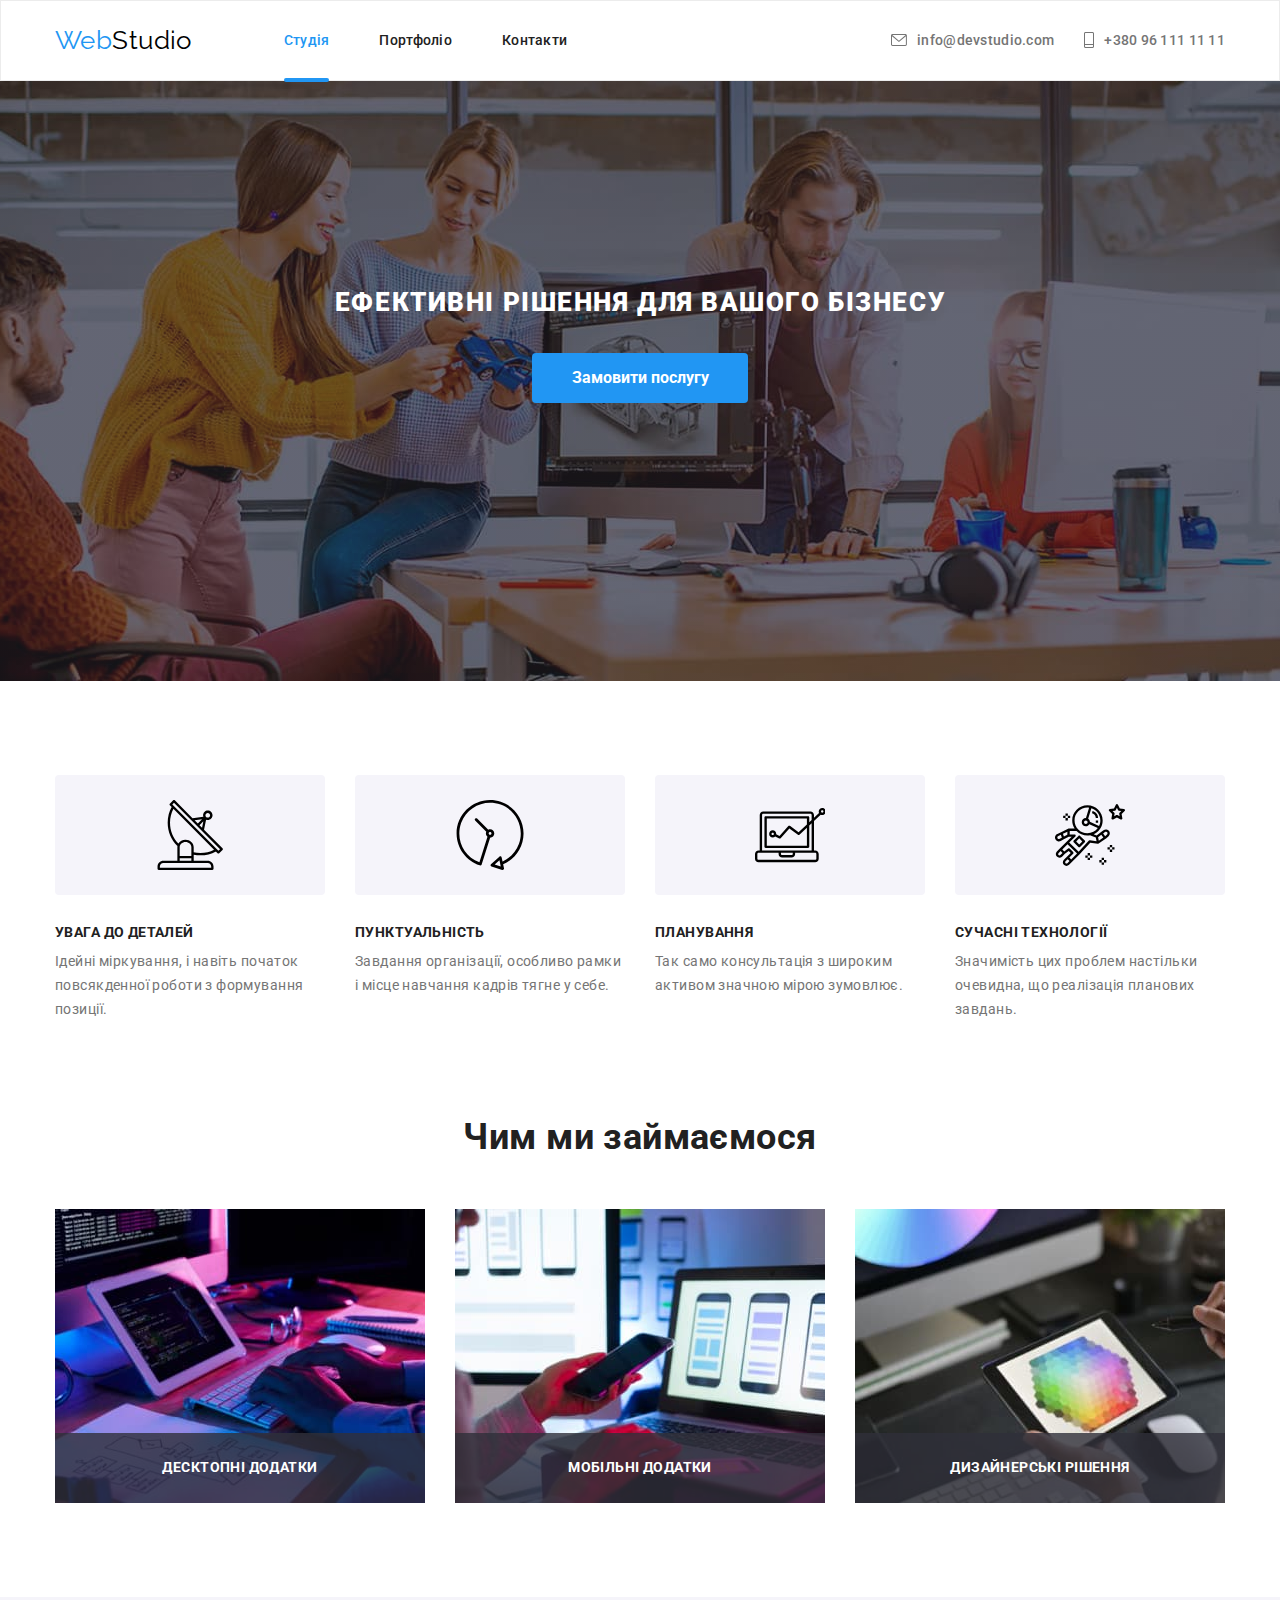
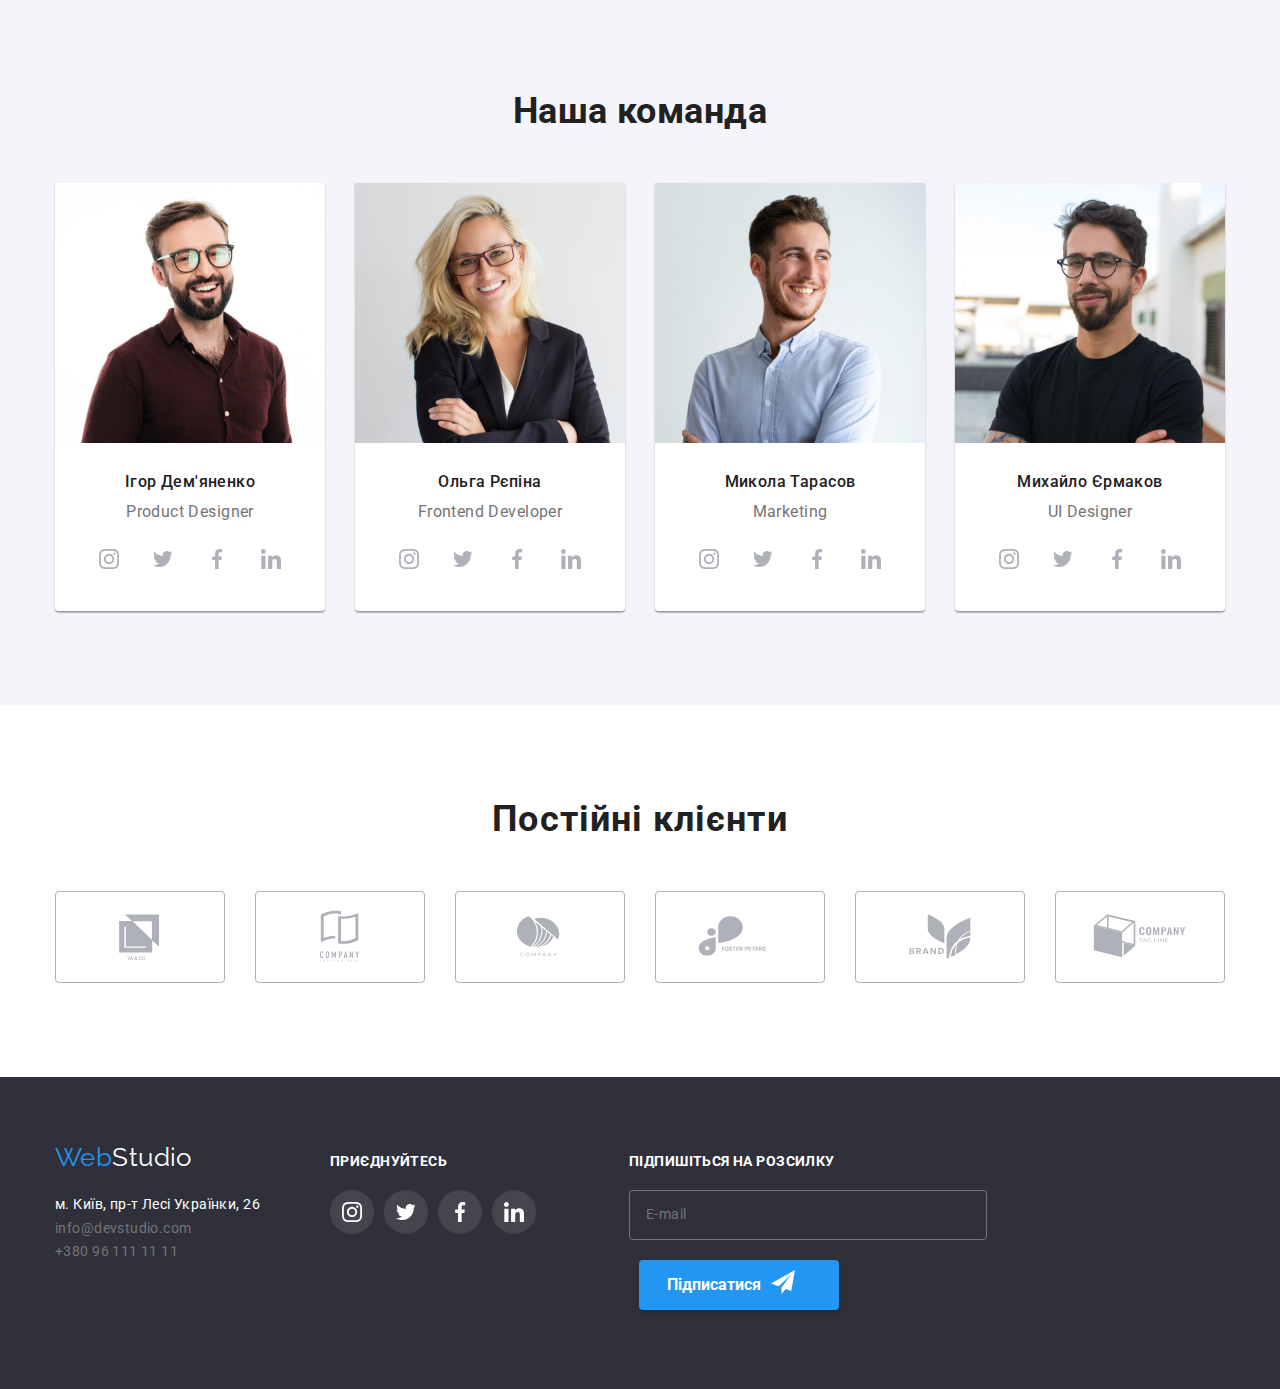
<file: index.html>
<!DOCTYPE html>
<html lang="uk">
  <head>
    <meta charset="UTF-8" />
    <meta http-equiv="X-UA-Compatible" content="IE=edge" />
    <meta name="viewport" content="width=device-width, initial-scale=1.0" />
    <title>WebStudio</title>
    <link rel="preconnect" href="https://fonts.googleapis.com" />
    <link rel="preconnect" href="https://fonts.gstatic.com" crossorigin />
    <link
      href="https://fonts.googleapis.com/css2?family=Raleway:wght@700&family=Roboto:wght@400;500;700;900&display=swap"
      rel="stylesheet"
    />
    <link
      rel="stylesheet"
      href="https://cdnjs.cloudflare.com/ajax/libs/modern-normalize/1.0.0/modern-normalize.min.css"
    />
    <link rel="stylesheet" href="./css/main.min.css" />
  </head>
  <body>

    <!-- Шапка сайту -->
    <header class="page-header header-link">
      <div class="container page-header__container">
        <a href="" class="logo logo--header">Web<span>Studio</span></a>

        <!-- Навігація -->
        <nav class="navigation">
          <ul class="navigation__list list">
            <li class="navigation__item">
              <a class="navigation__link navigation__link--current" href="./index.html">Студія</a>
            </li>
            <li class="navigation__item">
              <a class="navigation__link" href="./portfolio.html">Портфоліо</a>
            </li>
            <li class="navigation__item"><a class="navigation__link" href="#">Контакти</a></li>
          </ul>
        </nav>
        <ul class="contacts__list list">
          <li class="contacts__item">
            <a class="contacts__link header-mail" href="mailto:info@devstudio.com"
              ><svg class="contacts__icon" width="16" height="12">
                <use href="./images/symbol-defs.svg#icon-envelope-1"></use>
              </svg>
              info@devstudio.com</a
            >
          </li>
          <li class="contacts__item">
            <a class="contacts__link header-tel" href="tel:+380961111111"
              ><svg class="contacts__icon" width="10" height="16">
                <use href="./images/symbol-defs.svg#icon-tell"></use>
              </svg>
              +380 96 111 11 11</a
            >
          </li>
        </ul>


        <button class="toggle js-open-menu"
        aria-expanded="false"
        aria-controls="mobile-menu">
          <svg 
          width="40" 
          height="40" 
          aria-label="Перемикач мобільного меню" >
            <use href="./images/icons.svg#icon-menu"></use>
          </svg>
        </button>
      </div>

      <div class="menu-container js-menu-container" id="mobile-menu">
        <button class="menu-toggle js-close-menu">
          <svg 
          width="40" 
          height="40" 
          aria-label="Перемикач мобільного меню">
            <use href="./images/icons.svg#icon-menuclose"></use>
          </svg>
        </button>
        <div>
          <ul class="menu">
            <li class="menu__item">
              <a class="menu__link menu__link--current" href="./index.html">Студія</a>
            </li>
            <li class="menu__item">
              <a class="menu__link" href="./portfolio.html">Портфоліо</a>
            </li>
            <li class="menu__item">
              <a class="menu__link" href="">Контакти</a>
            </li>
          </ul>
        </div>
        <div class="menu menu--down">
          <a class="menu__tell" href="tel:+380961111111">
            +38 096 111 11 11</a>
          <a class="menu__mail" href="mailto:info@devstudio.com">info@devstudio.com</a>
          <ul class="social-menu">
            <li class="social-menu__item">Instagram</li>
            <li class="social-menu__item">Twitter</li>
            <li class="social-menu__item">Facebook</li>
            <li class="social-menu__item">LinkedIn</li>
          </ul>
        </div>
      </div>
    </header>

    <main>
      <!-- Герой -->
      <section class="hero">
        <div class="hero__wrap">
          <h1 class="hero__heading">Ефективні рішення для вашого бізнесу</h1>
          <button type="button" class="service" data-modal-open>Замовити послугу</button>
        </div>
      </section>

      <!-- Особливості -->
      <section class="section feature">
        <div class="container">
          <h2 class="feature__caption">Особливості</h2>
          <ul class="feature__list">
            <li class="feature__item">
              <div class="feature__box">
                <svg class="feature__icon" width="70" height="70">
                  <use href="./images/symbol-defs.svg#icon-antena"></use>
                </svg>
              </div>
              <h3 class="feature__title">УВАГА ДО ДЕТАЛЕЙ</h3>
              <p class="feature__text">
                Ідейні міркування, і навіть початок повсякденної роботи з
                формування позиції.
              </p>
            </li>
            <li class="feature__item">
              <div class="feature__box">
                <svg class="feature__icon" width="70" height="70">
                  <use href="./images/symbol-defs.svg#icon-clock"></use>
                </svg>
              </div>
              <h3 class="feature__title">ПУНКТУАЛЬНІСТЬ</h3>
              <p class="feature__text">
                Завдання організації, особливо рамки і місце навчання кадрів
                тягне у себе.
              </p>
            </li>
            <li class="feature__item">
              <div class="feature__box">
                <svg class="feature__icon" width="70" height="70">
                  <use href="./images/symbol-defs.svg#icon-netbook"></use>
                </svg>
              </div>
              <h3 class="feature__title">ПЛАНУВАННЯ</h3>
              <p class="feature__text">
                Так само консультація з широким активом значною мірою зумовлює.
              </p>
            </li>

            <li class="feature__item">
              <div class="feature__box">
                <svg class="feature__icon" width="70" height="70">
                  <use href="./images/symbol-defs.svg#icon-astronaut"></use>
                </svg>
              </div>
              <h3 class="feature__title">СУЧАСНІ ТЕХНОЛОГІЇ</h3>
              <p class="feature__text">
                Значимість цих проблем настільки очевидна, що реалізація
                планових завдань.
              </p>
            </li>
          </ul>
        </div>
      </section>

      <!-- Чим ми займаємося -->
      <section class="trade">
        <div class="container">
          <h2 class="trade__caption">Чим ми займаємося</h2>
          <ul class="trade__list list">
            <li class="trade__item">
              <img
                class="trade__img"
                srcset="./images/index/box1.jpg 1x, ./images/index/box1x2.jpg 2x" 
                src="./images/index/box1.jpg"
                alt="Розробка додатків"
                width="370"
              />
               <div class="trade__overlay">
                <h3 class="trade__title">Десктопні додатки</h3>
              </div>
              
                </li>
            </li>
            <li class="trade__item">
              <img
                class="trade__img"
                srcset="./images/index/box2.jpg 1x, ./images/index/box2x2.jpg 2x" 
                src="./images/index/box2.jpg"
                alt="Дизайнери розробляють додатки для смартфонів"
                width="370"
              />
              <div class="trade__overlay">
                <h3 class="trade__title">Мобільні додатки</h3>
              </div>
              
            </li>
            <li class="trade__item">
              <img
              class="trade__img"
              srcset="./images/index/box3.jpg 1x, ./images/index/box3x2.jpg 2x" 
              src="./images/index/box3.jpg"
              alt="Дизайнер працює над кольором"
              width="370"
            />
              <div class="trade__overlay">
                <h3 class="trade__title">Дизайнерські рішення</h3>
              </div>
              
            </li>
          </ul>
        </div>
      </section>

      <!-- Наша команда -->
      <section class="section section-staff">
        <div class="container">
          <h2 class="section-title">Наша команда</h2>

          <ul class="list staff staff-box">
            <li class="staff-img">
              <picture>
                <source srcset="./images/index/teamcard1mob.jpg 1x, ./images/index/teamcard1mobx2.jpg 2x" media="(max-width: 767px )" />
                <source srcset="./images/index/teamcard1.jpg 1x, ./images/index/teamcard1x2.jpg 2x" media="(min-width: 1199px )" />
                <source srcset="./images/index/teamcard1tab.jpg 1x, ./images/index/teamcard1tabx2.jpg 2x" media="(min-width: 768px )" />
              <img
                src="./images/index/teamcard1tab.jpg"
                alt="фото"
                width="450"
              />
              </picture>

              <div class="staff-text">
                <h3 class="subtitle">Ігор Дем'яненко</h3>
                <p class="profession" lang="en">Product Designer</p>
                <ul class="social-list">
                  <li class="social-items">
                    <a
                      href="#"
                      class="social-links"
                      target="_blank"
                      rel="nofollow"
                      aria-label="instagram"
                      ><svg class="social-icon" width="20" height="20">
                        <use
                          href="./images/symbol-defs.svg#icon-instagram"
                        ></use>
                      </svg>
                    </a>
                  </li>

                  <li class="social-items">
                    <a
                      href="#"
                      class="social-links"
                      target="_blank"
                      rel="nofollow"
                      aria-label="twitter"
                      ><svg class="social-icon" width="20" height="20">
                        <use href="./images/symbol-defs.svg#icon-twitter"></use>
                      </svg>
                    </a>
                  </li>

                  <li class="social-items">
                    <a
                      href="#"
                      class="social-links"
                      target="_blank"
                      rel="nofollow"
                      aria-label="facebook"
                      ><svg class="social-icon" width="20" height="20">
                        <use
                          href="./images/symbol-defs.svg#icon-facebook"
                        ></use>
                      </svg>
                    </a>
                  </li>

                  <li class="social-items">
                    <a
                      href="#"
                      class="social-links"
                      target="_blank"
                      rel="nofollow"
                      aria-label="linkedin"
                      ><svg class="social-icon" width="20" height="20">
                        <use
                          href="./images/symbol-defs.svg#icon-linkedin"
                        ></use>
                      </svg>
                    </a>
                  </li>
                </ul>
              </div>
            
            </li>
          
            <li class="staff-img">
              <picture>
                <source srcset="./images/index/teamcard2mob.jpg 1x, ./images/index/teamcard2mobx2.jpg 2x" media="(max-width: 767px )" />
                <source srcset="./images/index/teamcard2.jpg 1x, ./images/index/teamcard2x2.jpg 2x" media="(min-width: 1199px )" />
                <source srcset="./images/index/teamcard2tab.jpg 1x, ./images/index/teamcard2tabx2.jpg 2x" media="(min-width: 768px )" />
              <img
                src="./images/index/teamcard2tab.jpg"
                alt="фото"
                width="450"
              /></picture>
              <div class="staff-text">
                <h3 class="subtitle">Ольга Рєпіна</h3>
                <p class="profession" lang="en">Frontend Developer</p>
                <ul class="social-list">
                  <li class="social-items">
                    <a
                      href="#"
                      class="social-links"
                      target="_blank"
                      rel="nofollow"
                      aria-label="instagram"
                      ><svg class="social-icon" width="20" height="20">
                        <use
                          href="./images/symbol-defs.svg#icon-instagram"
                        ></use>
                      </svg>
                    </a>
                  </li>

                  <li class="social-items">
                    <a
                      href="#"
                      class="social-links"
                      target="_blank"
                      rel="nofollow"
                      aria-label="twitter"
                      ><svg class="social-icon" width="20" height="20">
                        <use href="./images/symbol-defs.svg#icon-twitter"></use>
                      </svg>
                    </a>
                  </li>

                  <li class="social-items">
                    <a
                      href="#"
                      class="social-links"
                      target="_blank"
                      rel="nofollow"
                      aria-label="facebook"
                      ><svg class="social-icon" width="20" height="20">
                        <use
                          href="./images/symbol-defs.svg#icon-facebook"
                        ></use>
                      </svg>
                    </a>
                  </li>

                  <li class="social-items">
                    <a
                      href="#"
                      class="social-links"
                      target="_blank"
                      rel="nofollow"
                      aria-label="linkedin"
                      ><svg class="social-icon" width="20" height="20">
                        <use
                          href="./images/symbol-defs.svg#icon-linkedin"
                        ></use>
                      </svg>
                    </a>
                  </li>
                </ul>
              </div>
            
            </li>
            <li class="staff-img">
              
              <picture>
                <source srcset="./images/index/teamcard3mob.jpg 1x, ./images/index/teamcard3mobx2.jpg 2x" media="(max-width: 767px )" />
                <source srcset="./images/index/teamcard3.jpg 1x, ./images/index/teamcard3x2.jpg 2x" media="(min-width: 1199px )" />
                <source srcset="./images/index/teamcard3tab.jpg 1x, ./images/index/teamcard3tabx2.jpg 2x" media="(min-width: 768px )" />
              <img
                src="./images/index/teamcard3tab.jpg"
                alt="фото"
                width="450"
              />
              </picture>
              <div class="staff-text">
                <h3 class="subtitle">Микола Тарасов</h3>
                <p class="profession" lang="en">Marketing</p>
                <ul class="social-list">
                  <li class="social-items">
                    <a
                      href="#"
                      class="social-links"
                      target="_blank"
                      rel="nofollow"
                      aria-label="instagram"
                      ><svg class="social-icon" width="20" height="20">
                        <use
                          href="./images/symbol-defs.svg#icon-instagram"
                        ></use>
                      </svg>
                    </a>
                  </li>

                  <li class="social-items">
                    <a
                      href="#"
                      class="social-links"
                      target="_blank"
                      rel="nofollow"
                      aria-label="twitter"
                      ><svg class="social-icon" width="20" height="20">
                        <use href="./images/symbol-defs.svg#icon-twitter"></use>
                      </svg>
                    </a>
                  </li>

                  <li class="social-items">
                    <a
                      href="#"
                      class="social-links"
                      target="_blank"
                      rel="nofollow"
                      aria-label="facebook"
                      ><svg class="social-icon" width="20" height="20">
                        <use
                          href="./images/symbol-defs.svg#icon-facebook"
                        ></use>
                      </svg>
                    </a>
                  </li>

                  <li class="social-items">
                    <a
                      href="#"
                      class="social-links"
                      target="_blank"
                      rel="nofollow"
                      aria-label="linkedin"
                      ><svg class="social-icon" width="20" height="20">
                        <use
                          href="./images/symbol-defs.svg#icon-linkedin"
                        ></use>
                      </svg>
                    </a>
                  </li>
                </ul>
              </div>
            
            </li>
            <li class="staff-img">
              
              <picture>
                <source srcset="./images/index/teamcard4mob.jpg 1x, ./images/index/teamcard4mobx2.jpg 2x" media="(max-width: 767px )" />
                <source srcset="./images/index/teamcard4.jpg 1x, ./images/index/teamcard4x2.jpg 2x" media="(min-width: 1199px )" />
                <source srcset="./images/index/teamcard4tab.jpg 1x, ./images/index/teamcard4tabx2.jpg 2x" media="(min-width: 768px )" />
              <img
                src="./images/index/teamcard4tab.jpg"
                alt="фото"
                width="450"
              />
              </picture>
              <div class="staff-text">
                <h3 class="subtitle">Михайло Єрмаков</h3>
                <p class="profession" lang="en">UI Designer</p>
                <ul class="social-list">
                  <li class="social-items">
                    <a
                      href="#"
                      class="social-links"
                      target="_blank"
                      rel="nofollow"
                      aria-label="instagram"
                      ><svg class="social-icon" width="20" height="20">
                        <use
                          href="./images/symbol-defs.svg#icon-instagram"
                        ></use>
                      </svg>
                    </a>
                  </li>

                  <li class="social-items">
                    <a
                      href="#"
                      class="social-links"
                      target="_blank"
                      rel="nofollow"
                      aria-label="twitter"
                      ><svg class="social-icon" width="20" height="20">
                        <use href="./images/symbol-defs.svg#icon-twitter"></use>
                      </svg>
                    </a>
                  </li>

                  <li class="social-items">
                    <a
                      href="#"
                      class="social-links"
                      target="_blank"
                      rel="nofollow"
                      aria-label="facebook"
                      ><svg class="social-icon" width="20" height="20">
                        <use
                          href="./images/symbol-defs.svg#icon-facebook"
                        ></use>
                      </svg>
                    </a>
                  </li>

                  <li class="social-items">
                    <a
                      href="#"
                      class="social-links"
                      target="_blank"
                      rel="nofollow"
                      aria-label="linkedin"
                      ><svg class="social-icon" width="20" height="20">
                        <use
                          href="./images/symbol-defs.svg#icon-linkedin"
                        ></use>
                      </svg>
                    </a>
                  </li>
                </ul>
              </div>
              
            </li>
          </ul>
        </div>
      </section>

      <!-- Постійні клієнти -->
      <section class="section clients">
        <div class="container">
          <h2 class="section-title clients-caption">Постійні клієнти</h2>
          <ul class="clients-list">
            <li class="clients-item">
              <a class="link-company" href="" target="_blank"
              rel="nofollow">
                <svg class="clients-svg" width="106" height="60">
                  <use href="./images/symbol-defs.svg#icon-yaco"></use>
                </svg>
              </a>
            </li>
            <li class="clients-item">
              <a class="link-company" href="" target="_blank"
              rel="nofollow">
                <svg class="clients-svg" width="106" height="60">
                  <use href="./images/symbol-defs.svg#icon-company"></use>
                </svg>
              </a>
            </li>
            <li class="clients-item">
              <a class="link-company" href="" target="_blank"
              rel="nofollow">
                <svg class="clients-svg" width="106" height="60">
                  <use href="./images/symbol-defs.svg#icon-company2"></use>
                </svg>
              </a>
            </li>
            <li class="clients-item">
              <a class="link-company" href="" target="_blank"
              rel="nofollow">
                <svg class="clients-svg" width="106" height="60">
                  <use href="./images/symbol-defs.svg#icon-foster"></use>
                </svg>
              </a>
            </li>
            <li class="clients-item">
              <a class="link-company" href="" target="_blank"
              rel="nofollow">
                <svg class="clients-svg" width="106" height="60">
                  <use href="./images/symbol-defs.svg#icon-brand"></use>
                </svg>
              </a>
            </li>
            <li class="clients-item">
              <a class="link-company" href="" target="_blank"
              rel="nofollow">
                <svg class="clients-svg" width="106" height="60">
                  <use
                    href="./images/symbol-defs.svg#icon-companytagline"
                  ></use>
                </svg>
              </a>
            </li>
          </ul>
        </div>
      </section>
    </main>

    <!-- Адрес -->
    <footer class="footer-list">
      <div class="page-footer__container  container">
        <div class="page-footer__box-first">
          <a href="" class="logo logo--footer"
          >Web<span>Studio</span></a>

         <address>
          <ul class="list address-nav">
            <li>
              <a href="" class="address-link address-link-white">м. Київ, пр-т Лесі Українки, 26</a>
            </li>
            <li>
              <a href="mailto:info@devstudio.com"
                 class="address-link">info@devstudio.com</a
              >
            </li>
            <li>
              <a href="tel:+380961111111" class="address-link">+380 96 111 11 11</a>
            </li>
          </ul>
         </address>
         </div>

        <div class="page-footer__box-second">
          <p class="footer-caption">Приєднуйтесь</p>
          <ul class="aside-list">
            <li class="aside-items">
              <a href="#" class="aside-links"
              target="_blank"
              rel="nofollow"
              aria-label="instagram"
                ><svg class="aside-icon" width="20" height="20">
                  <use href="./images/symbol-defs.svg#icon-instagram"></use>
                </svg>
              </a>
            </li>

            <li class="aside-items">
              <a href="#" class="aside-links" 
              target="_blank"
              rel="nofollow"
              aria-label="twitter"
                ><svg class="aside-icon" width="20" height="20">
                  <use href="./images/symbol-defs.svg#icon-twitter"></use>
                </svg>
              </a>
            </li>

            <li class="aside-items">
              <a href="#" class="aside-links"
              target="_blank"
              rel="nofollow"
              aria-label="facebook"
                ><svg class="aside-icon" width="20" height="20">
                  <use href="./images/symbol-defs.svg#icon-facebook"></use>
                </svg>
              </a>
            </li>

            <li class="aside-items">
              <a href="#" class="aside-links"
              target="_blank"
              rel="nofollow"
              aria-label="linkedin"
                ><svg class="aside-icon" width="20" height="20">
                  <use href="./images/symbol-defs.svg#icon-linkedin"></use>
                </svg>
              </a>
            </li>
          </ul>
        </div>

        <div class="page-footer__box-third">
          <p class="social-text">Підпишіться на розсилку</p>
          <form class="form" autocomplete="off">
            <label class="form-field-footer">
             <input type="email" class="form-input"
                name="Email-for-subscription"
                placeholder="E-mail"
              />
            </label>

            <button type="submit" class="button button-send">
              Підписатися
              <svg class="send-icon" width="24" height="24">
                <use href="./images/icons.svg#icon-send"></use>
              </svg>
            </button>
          </form>
        </div>
      </div>
    </footer>

    <!-- Модальне вікно -->

    <div class="backdrop is-hidden" data-modal>
      <div class="modal">
        <button class="btn-close" type="button" aria-label="Закрити" data-modal-close>
          <svg class="icon-close" width="11" height="11">
            <use href="./images/symbol-defs.svg#icon-close"></use>
          </svg>
        </button>

        <form class="form" autocomplete="off">
          <p class="modal-title">Залиште свої дані, ми вам передзвонимо</p>
          <div class="form-field">
            <label class="modal-label" for="user-name">Ім'я</label>
             <input
                class="modal-input"
                type="text"
                name="user-name"
                id="user-name"
              />
              <svg class="modal-icon" width="18" height="18">
                <use href="./images/icons.svg#icon-person"></use>
              </svg>
          </div>
          
          <div class="form-field">
            <label class="modal-label" for="user-phone">Телефон</label>
            <input
              class="modal-input"
              type="tel"
              name="user-phone"
              id="user-phone"
            />
            <svg class="modal-icon" width="18" height="18">
              <use href="./images/icons.svg#icon-phoneblack"></use>
            </svg>
          </div>
          
          <div class="form-field">
            <label class="modal-label" for="user-mail">Пошта</label>
              <input
                class="modal-input"
                type="email"
                name="user-mail"
                id="user-mail"
              />
              <svg class="modal-icon" width="18" height="18">
                <use href="./images/icons.svg#icon-email"></use>
              </svg>
          </div>

          <div class="form-field">
            <label class="modal-label" for="user-comment">Коментар</label>
            <textarea
              class="comment"
              name="user-comment"
              id="user-comment"
              rows="9"
              placeholder="Введіть текст"
            ></textarea>
          </div>
          
          <div class="form-field-check">
            <label class="checkbox-label" for="check">
            <input class="checkbox-input" type="checkbox" name="check" id="check"/>
            <span class="checkbox-icon"></span>
            Погоджуюся з розсилкою та приймаю <a class="checkbox-link" 
            href=""> Умови договору</a>
           </label>
          </div>
          
          <button class="modal-form-button" type="submit">Відправити</button>

        </form>
      </div>
    </div>
    <script src="./js/modal.js"></script>
    <script src="./js/mobile-menu.js"></script>
  </body>
</html>
</file>
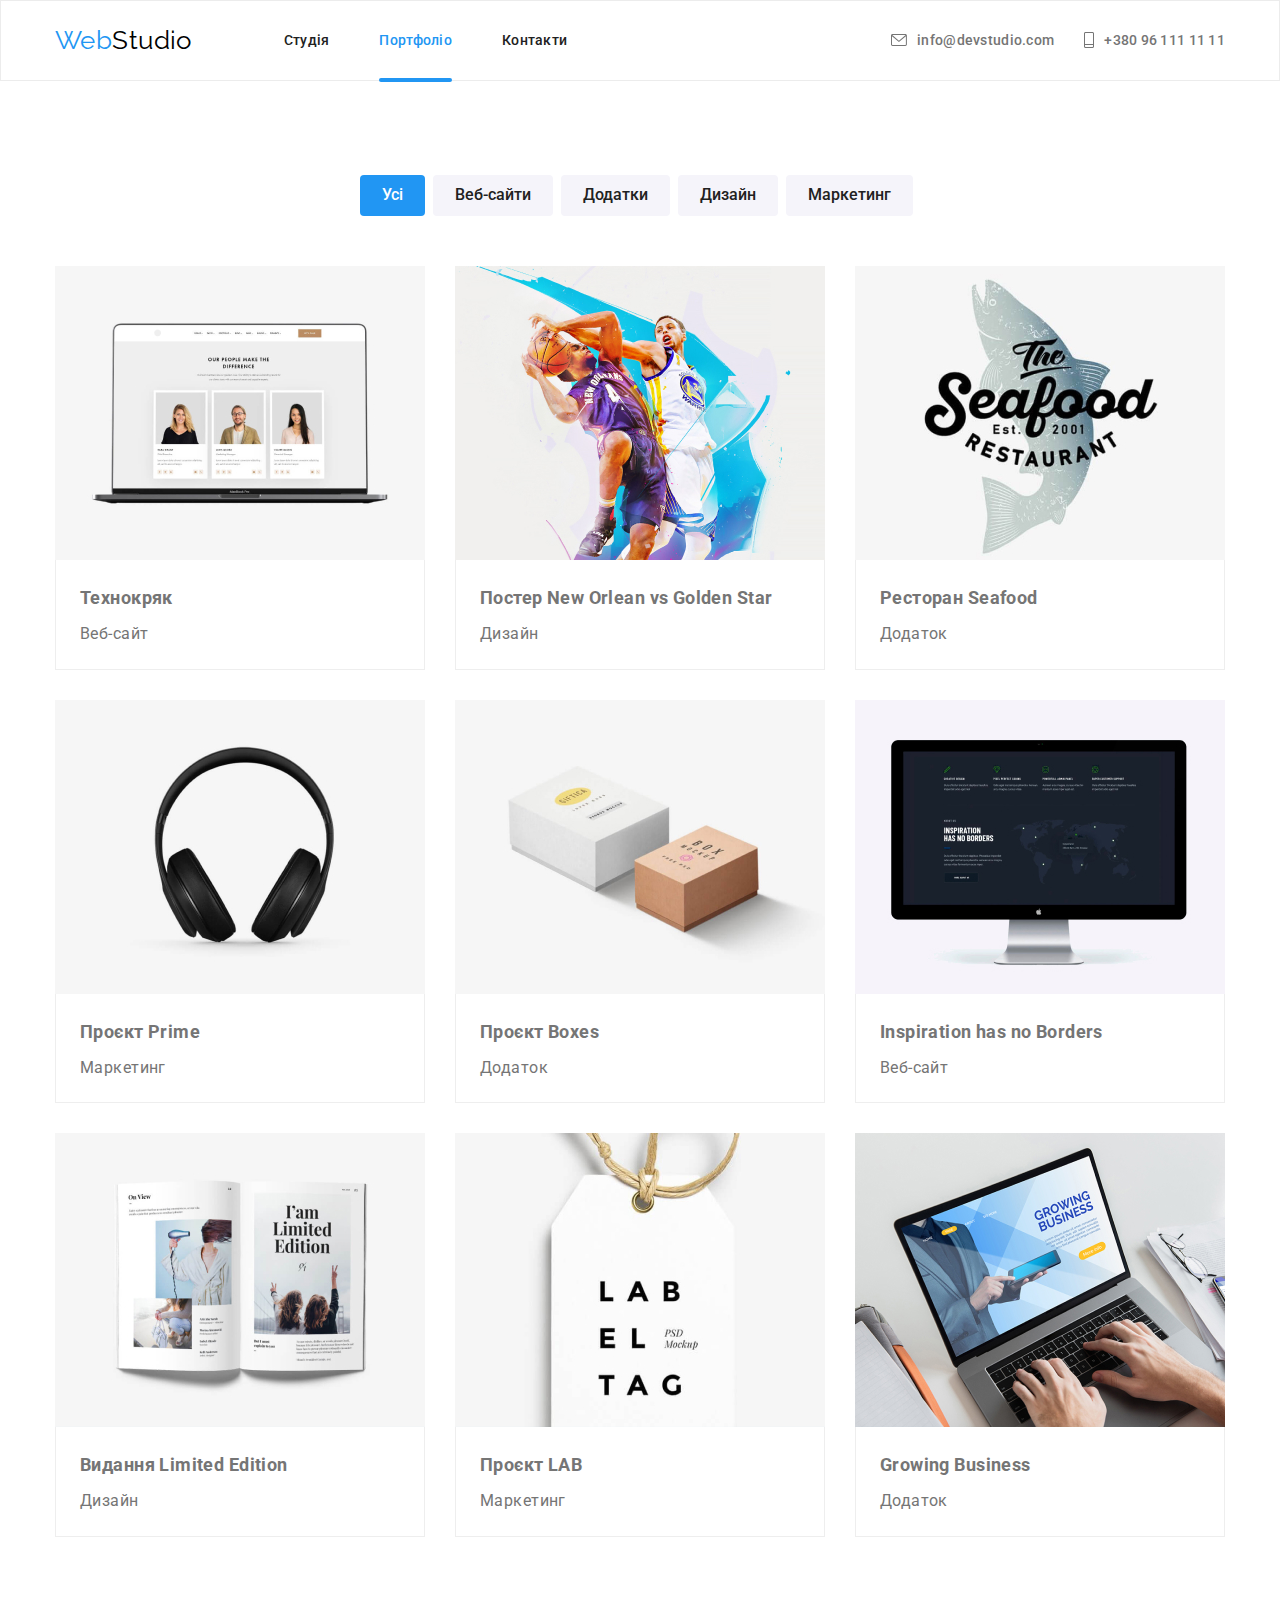
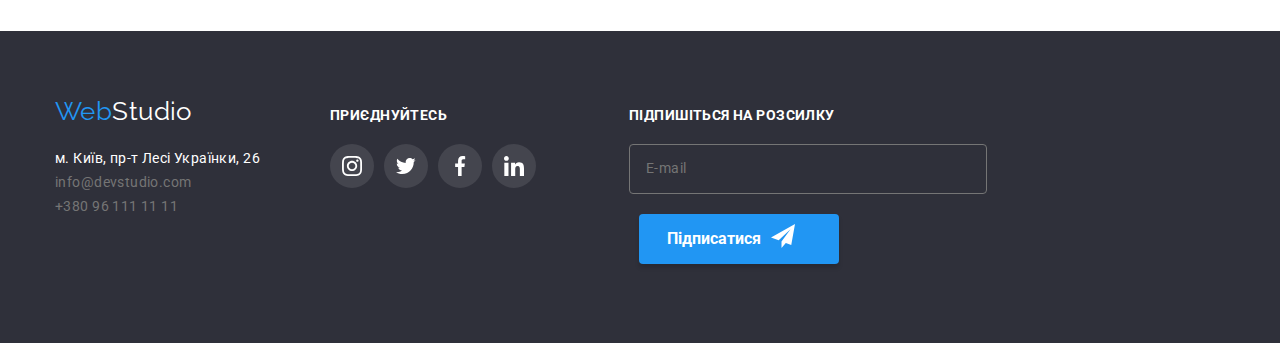
<file: portfolio.html>
<!DOCTYPE html>
<html lang="en">
<head>
    <meta charset="UTF-8">
    <meta http-equiv="X-UA-Compatible" content="IE=edge">
    <meta name="viewport" content="width=device-width, initial-scale=1.0">
    <title>WebStudio</title>
    <link rel="preconnect" href="https://fonts.googleapis.com">
    <link rel="preconnect" href="https://fonts.gstatic.com" crossorigin>
    <link href="https://fonts.googleapis.com/css2?family=Raleway:wght@700&family=Roboto:wght@400;500;700;900&display=swap" rel="stylesheet">
    <link rel="stylesheet" href="https://cdnjs.cloudflare.com/ajax/libs/modern-normalize/1.0.0/modern-normalize.min.css"/>
    <link rel="stylesheet" href="./css/main.min.css"/>
</head>
<body>
    <!-- Шапка сайту -->
    <header class="page-header header-link">
      <div class="container page-header__container">
        <a href="" class="logo logo--header">Web<span>Studio</span></a>
        <!-- Навігація -->
        <nav class="navigation">
          <ul class="navigation__list list">
            <li class="navigation__item">
              <a class="navigation__link" href="./index.html">Студія</a>
            </li>
            <li class="navigation__item">
              <a class="navigation__link navigation__link--current" href="./portfolio.html">Портфоліо</a>
            </li>
            <li class="navigation__item"><a class="navigation__link" href="#">Контакти</a></li>
          </ul>
        </nav>
        <ul class="contacts__list list">
          <li >
            <a class="contacts__link header-mail" href="mailto:info@devstudio.com"
              ><svg class="contacts__icon" width="16" height="12">
                <use href="./images/symbol-defs.svg#icon-envelope-1"></use>
              </svg>
              info@devstudio.com</a
            >
          </li>
          <li>
            <a class="contacts__link header-tel" href="tel:+380961111111"
              ><svg class="contacts__icon" width="10" height="16">
                <use href="./images/symbol-defs.svg#icon-tell"></use>
              </svg>
              +380 96 111 11 11</a
            >
          </li>
        </ul>
      </div>
    </header>
      <main>
        <h1 class="hidden">Портфоліо</h1>
        <section class="section">
          <div class="container">
          <ul class="list portfolio-nav">
            <li><button type="button" class="portfolio-button button-all">Усі</button></li>
            <li><button type="button" class="portfolio-button">Веб-сайти</button></li>
            <li><button type="button" class="portfolio-button">Додатки</button></li>
            <li><button type="button" class="portfolio-button">Дизайн</button></li>
            <li><button type="button" class="portfolio-button">Маркетинг</button></li>
          </ul>

          
          <ul class="list card-set">
            <li class="pictures">
             <a href="">
            <div class="projects-thumb">
              <img src="./images/portfolio/imgP1.jpg" alt="Веб-сайт"
              width="370"
              height="294"
             />
             <div class="projects-overlay">
              <p class="projects-overlay-text">
                Ресурс пропонує комплексні пропозиції з різним рівнем функціоналу та сервісів. Все це дозволить відвідувачу отримати вичерпні відомості про компанію чи приватну особу.
             </p>
              </div>  
            </div>

             <div class="card-items">
              <h2 class="card-text">Технокряк</h2>
              <p class="about-card">Веб-сайт</p>
             </div>
             </a>  
           </li>
            
           <li class="pictures">
            <a href="">
           <div class="projects-thumb">
             <img src="./images/portfolio/imgP2.jpg" alt="Дизайн постеру"
             width="370"
             height="294"
             />
             <div class="projects-overlay">
              <p class="projects-overlay-text">
                Ресурс пропонує комплексні пропозиції з різним рівнем функціоналу та сервісів. Все це дозволить відвідувачу отримати вичерпні відомості про компанію чи приватну особу.
             </p>
              </div>  
            </div>

             <div class="card-items">
              <h2 class="card-text">Постер New Orlean vs Golden Star</h2>
              <p class="about-card">Дизайн</p>
            </div>
             </a>
            </li>
          
            <li class="pictures">
              <a href="">
            <div class="projects-thumb">
             <img src="./images/portfolio/imgP3.jpg" alt="Додаток ресторану Seafood"
             width="370"
             height="294"
             />
             <div class="projects-overlay">
              <p class="projects-overlay-text">
                Ресурс пропонує комплексні пропозиції з різним рівнем функціоналу та сервісів. Все це дозволить відвідувачу отримати вичерпні відомості про компанію чи приватну особу.
             </p>
              </div>  
            </div>

             <div class="card-items">
              <h2 class="card-text">Ресторан Seafood</h2>
              <p class="about-card">Додаток</p>
            </div>
             </a>
            </li>

            <li class="pictures">
            <a href="">
            <div class="projects-thumb">
              <img src="./images/portfolio/imgP4.jpg" alt="Зображення навушників"
              width="370"
              height="294"
             />
              <div class="projects-overlay">
              <p class="projects-overlay-text">
                Ресурс пропонує комплексні пропозиції з різним рівнем функціоналу та сервісів. Все це дозволить відвідувачу отримати вичерпні відомості про компанію чи приватну особу.
             </p>
              </div>  
            </div>

            <div class="card-items">
              <h2 class="card-text">Проєкт Prime</h2>
              <p class="about-card">Маркетинг</p>
            </div>
             </a>
            </li>
          
            <li class="pictures">
              <a href="">
            <div class="projects-thumb">
             <img src="./images/portfolio/imgP5.jpg" alt="Додаток Boxes"
             width="370"
             height="294"
             />
              <div class="projects-overlay">
              <p class="projects-overlay-text">
                Ресурс пропонує комплексні пропозиції з різним рівнем функціоналу та сервісів. Все це дозволить відвідувачу отримати вичерпні відомості про компанію чи приватну особу.
             </p>
              </div>  
            </div>

             <div class="card-items">
              <h2 class="card-text">Проєкт Boxes</h2>
              <p class="about-card">Додаток</p>
            </div>
             </a> 
            </li>
            

            <li class="pictures">
              <a href="">
            <div class="projects-thumb">
              <img src="./images/portfolio/imgP6.jpg" alt="Веб-сайт"
              width="370"
              height="294"
              />
              <div class="projects-overlay">
                <p class="projects-overlay-text">
                  Ресурс пропонує комплексні пропозиції з різним рівнем функціоналу та сервісів. Все це дозволить відвідувачу отримати вичерпні відомості про компанію чи приватну особу.
               </p>
              </div>  
            </div>

              <div class="card-items">
                <h2 class="card-text">Inspiration has no Borders</h2>
                <p class="about-card">Веб-сайт</p>
              </div>
              </a>
            </li>

            <li class="pictures">
              <a href="">
             <div class="projects-thumb">
               <img src="./images/portfolio/imgP7.jpg" alt="Дизайн видання Limited Edition"
               width="370"
               height="294"
               />
               <div class="projects-overlay">
                <p class="projects-overlay-text">
                  Ресурс пропонує комплексні пропозиції з різним рівнем функціоналу та сервісів. Все це дозволить відвідувачу отримати вичерпні відомості про компанію чи приватну особу.
               </p>
                </div>  
              </div>

               <div class="card-items">
                <h2 class="card-text">Видання Limited Edition</h2>
                <p class="about-card">Дизайн</p>
              </div> 
               </a>
            </li>
           

            <li class="pictures">
              <a href="">
             <div class="projects-thumb">
                <img src="./images/portfolio/imgP8.jpg" alt="Маркетинг проєкту LAB"
                width="370"
                height="294"
               />
               <div class="projects-overlay">
                <p class="projects-overlay-text">
                  Ресурс пропонує комплексні пропозиції з різним рівнем функціоналу та сервісів. Все це дозволить відвідувачу отримати вичерпні відомості про компанію чи приватну особу.
               </p>
                </div>  
              </div>

               <div class="card-items">
                <h2 class="card-text">Проєкт LAB</h2>
                <p class="about-card">Маркетинг</p>
              </div> 
              </a>
            </li>
            

            <li class="pictures">
              <a href="">
             <div class="projects-thumb">
              <img src="./images/portfolio/imgP9.jpg" alt="Додаток Growing Business"
              width="370"
              height="294"
              />
              <div class="projects-overlay">
                <p class="projects-overlay-text">
                  Ресурс пропонує комплексні пропозиції з різним рівнем функціоналу та сервісів. Все це дозволить відвідувачу отримати вичерпні відомості про компанію чи приватну особу.
               </p>
                </div>  
              </div>

              <div class="card-items">
                <h2 class="card-text">Growing Business</h2>
                <p class="about-card">Додаток</p>
              </div>
              </a>
            </li>

          </ul>
        </div>
        </section>

      </main>




      <!-- Адрес -->
          <section class="footer-list"> 
            <footer class="footer-list">
              <div class="page-footer__container  container">
                <div class="page-footer__box-first">
                  <a href="" class="logo logo--footer"
                  >Web<span>Studio</span></a>
        
                 <address>
                  <ul class="list address-nav">
                    <li>
                      <a href="" class="address-link address-link-white">м. Київ, пр-т Лесі Українки, 26</a>
                    </li>
                    <li>
                      <a href="mailto:info@devstudio.com"
                         class="address-link">info@devstudio.com</a
                      >
                    </li>
                    <li>
                      <a href="tel:+380961111111" class="address-link">+380 96 111 11 11</a>
                    </li>
                  </ul>
                 </address>
                 </div>
        
                <div class="page-footer__box-second">
                  <p class="footer-caption">Приєднуйтесь</p>
                  <ul class="aside-list">
                    <li class="aside-items">
                      <a href="#" class="aside-links"
                      target="_blank"
                      rel="nofollow"
                      aria-label="instagram"
                        ><svg class="aside-icon" width="20" height="20">
                          <use href="./images/symbol-defs.svg#icon-instagram"></use>
                        </svg>
                      </a>
                    </li>
        
                    <li class="aside-items">
                      <a href="#" class="aside-links" 
                      target="_blank"
                      rel="nofollow"
                      aria-label="twitter"
                        ><svg class="aside-icon" width="20" height="20">
                          <use href="./images/symbol-defs.svg#icon-twitter"></use>
                        </svg>
                      </a>
                    </li>
        
                    <li class="aside-items">
                      <a href="#" class="aside-links"
                      target="_blank"
                      rel="nofollow"
                      aria-label="facebook"
                        ><svg class="aside-icon" width="20" height="20">
                          <use href="./images/symbol-defs.svg#icon-facebook"></use>
                        </svg>
                      </a>
                    </li>
        
                    <li class="aside-items">
                      <a href="#" class="aside-links"
                      target="_blank"
                      rel="nofollow"
                      aria-label="linkedin"
                        ><svg class="aside-icon" width="20" height="20">
                          <use href="./images/symbol-defs.svg#icon-linkedin"></use>
                        </svg>
                      </a>
                    </li>
                  </ul>
                </div>
        
                <div class="page-footer__box-third">
                  <p class="social-text">Підпишіться на розсилку</p>
                  <form class="form" autocomplete="off">
                    <label class="form-field-footer">
                     <input type="email" class="form-input"
                        name="Email-for-subscription"
                        placeholder="E-mail"
                      />
                    </label>
        
                    <button type="submit" class="button button-send">
                      Підписатися
                      <svg class="send-icon" width="24" height="24">
                        <use href="./images/icons.svg#icon-send"></use>
                      </svg>
                    </button>
                  </form>
                </div>
              </div>
            </footer>
          </section>
          
</body>
</html>
</file>
<file: css/main.min.css>
body{background-color:var(--primary-bg-color);color:var(--primary-text-color);font-family:"Roboto",sans-serif;font-size:14px;letter-spacing:.03em;line-height:1.71}h1,h2,h3,h4,h5,h6,p{margin:0;padding:0}address{font-style:normal}p{margin:0}button{font-family:inherit;padding:0;margin:0}img{display:block;width:100%;height:auto}ul{list-style:none;padding:0;margin:0}a{text-decoration:none;color:inherit}button{cursor:pointer;border-radius:4px}.container{margin:0 auto;padding:0 15px}@media screen and (min-width: 480px){.container{width:480px}}@media screen and (min-width: 768px){.container{width:768px}}@media screen and (min-width: 1200px){.container{width:1200px}}.section{padding-top:60px;padding-bottom:60px}@media screen and (min-width: 1200px){.section{padding-top:94px;padding-bottom:94px}}.section-title{font-weight:700;font-size:28px;line-height:1.17;text-align:center;margin-bottom:30px}@media screen and (min-width: 1200px){.section-title{font-size:36px;line-height:1.16;margin-bottom:50px}}.hidden{position:absolute;white-space:nowrap;width:1px;height:1px;overflow:hidden;border:0;padding:0;clip:rect(0 0 0 0);clip-path:inset(50%);margin:-1px}.menu__mail,.menu__tell,.menu__link,.logo,.link-company,.address-link,.contacts__link,.navigation__link{text-decoration:none}.menu,.social-menu,.menu__item,.staff,.clients-list,.trade__list,.feature__list,.aside-list,.address-nav,.contacts__list,.navigation__list{list-style:none;margin:0;padding:0}.section-staff,.clients,.trade,.feature{padding-top:60px;padding-bottom:60px}@media screen and (min-width: 1200px){.section-staff,.clients,.trade,.feature{padding-top:94px;padding-bottom:94px}}.feature__caption{position:absolute;width:1px;height:1px;margin:-1px;padding:0;border:0;clip:rect(0 0 0 0);overflow:hidden}:root{--primary-text-color: #212121;--secondary-text-color: #757575;--accent-color: #2196F3;--primary-bg-color: #ffffff;--border-white-color: #ECECEC;--icon-grey-color: #afb1b8;--timing-function: cubic-bezier(0.4, 0, 0.2, 1)}.page-header__container{display:flex;justify-content:space-between}.page-header{border:1px solid var(--border-white-color);background-color:var(--primary-bg-color)}@media screen and (min-width: 768px){.page-header{padding-top:0;padding-bottom:0}}.header-link{--header-padding: 16px;padding:var(--header-padding) 0}@media screen and (min-width: 768px){.header-link{--header-padding: 24px;padding:var(--header-padding) 0}}.navigation{display:flex;align-items:center}.navigation__item:not(:last-child){margin-right:50px}.navigation__link{position:relative;display:block}.navnavigation__list .navigation__link .contacts__list{transition:color 250ms var(--timing-function)}.navigation__list .navigation__link--current{color:var(--accent-color)}.navigation__link--current::after{content:"";position:absolute;left:0;bottom:calc(0px - var(--header-padding) - 15px);display:block;width:100%;height:4px;background-color:var(--accent-color);border-radius:2px}@media screen and (min-width: 1200px){.navigation__link--current::after{bottom:calc(0px - var(--header-padding) - 10px)}}.navigation__list{font-weight:500;font-size:14px;line-height:1.1;letter-spacing:.02em}@media screen and (max-width: 767px){.navigation__list{display:none}}@media screen and (min-width: 768px){.navigation__list{display:flex;margin-left:87px}}@media screen and (min-width: 1200px){.navigation__list{margin-left:92px}}.contacts__list{font-weight:500;font-size:14px;line-height:1.1;letter-spacing:.02em;margin-left:auto}@media screen and (max-width: 767px){.contacts__list{display:none}}@media screen and (min-width: 768px)and (max-width: 1199px){.contacts__list{display:flex;flex-direction:column;margin-left:auto}}@media screen and (min-width: 1200px){.contacts__list{display:flex;justify-content:center;align-items:center}}.navigation__link{color:var(--primary-text-color);transition-property:color;transition-duration:250ms;transition-timing-function:var(--timing-function)}.navigation__link:hover,.navigation__link:focus{color:var(--accent-color)}.navigation__link:not(:last-child){margin-right:50px}@media screen and (min-width: 768px)and (max-width: 1199px){.contacts__item:not(:last-child){margin-bottom:10px}}.contacts__link{color:var(--secondary-text-color);display:flex;align-items:center;transition-property:color;transition-duration:250ms;transition-timing-function:var(--timing-function)}.contacts__link:hover,.contacts__link:focus{color:var(--accent-color)}.contacts__icon{fill:currentColor;margin-right:10px}.header-mail{margin-right:30px}.page-footer__container{display:block;align-items:baseline;flex-basis:calc((50% - 45px)/2);padding-top:60px;padding-bottom:60px}@media screen and (min-width: 768px)and (max-width: 1199px){.page-footer__container{display:flex;flex-wrap:wrap;justify-content:space-evenly;align-items:baseline}}@media screen and (min-width: 1200px){.page-footer__container{display:flex;align-items:baseline;padding-top:65px;padding-bottom:65px}}.footer-list{background-color:#2f303a}@media screen and (max-width: 1199px){.footer-list{text-align:center}}@media screen and (max-width: 1199px){.footer-row{display:flex;align-items:center;flex-basis:calc((50% - 45px)/2)}}.address-nav{font-weight:400;font-size:14px;line-height:1.7;color:rgba(255,255,255,.6);margin-top:20px}.address-link{font-style:normal;font-weight:400;font-size:14px;transition-property:color;transition-duration:250ms;transition-timing-function:var(--timing-function)}.address-link{color:var(--secondary-text-color);font-style:normal;text-decoration:none;transition:color 250ms var(--timing-function)}.address-link:focus,.address-link:hover{color:var(--accent-color)}.address-link-white{color:var(--primary-bg-color);transition:color 250ms var(--timing-function)}.footer-caption{font-weight:700;font-size:14px;line-height:1.14;text-transform:uppercase;color:#fff;margin-bottom:20px;text-align:center}@media screen and (min-width: 1200px){.footer-caption{text-align:start}}.page-footer__box-first{display:flex;flex-direction:column;margin-bottom:60px}@media screen and (min-width: 1200px){.page-footer__box-second{display:flex;flex-direction:column;justify-content:center;margin-left:70px}}.aside-list{display:flex;justify-content:center;margin-bottom:60px}@media screen and (min-width: 1200px){.aside-list{margin-bottom:0}}.aside-items:not(:first-child){margin-left:10px}.aside-links{width:44px;height:44px;border-radius:50%;display:flex;justify-content:center;align-items:center;color:var(--primary-bg-color);background:rgba(255,255,255,.1);transition-property:background-color;transition-duration:250ms;transition-timing-function:var(--timing-function)}.aside-icon{fill:currentColor}.aside-links:hover,.aside-links:focus{color:var(--primary-bg-color);background-color:var(--accent-color)}@media screen and (min-width: 1200px){.page-footer__box-third{display:flex;flex-direction:column;margin-left:93px}}.social-text{color:var(--primary-bg-color);text-transform:uppercase;font-weight:700;font-size:14px;line-height:1.14;letter-spacing:.03em;margin-bottom:20px}.form-input{width:100%;max-height:50px;font-size:16px;line-height:1.25;letter-spacing:.03em;padding:15px 16px 15px;background-color:rgba(0,0,0,0);font:inherit;border:1px solid var(--secondary-text-color);border-radius:4px;color:rgba(255,255,255,.6);margin-bottom:20px}@media screen and (min-width: 1200px){.form-input{max-width:358px;max-height:50px;}}.send-icon{fill:currentColor}@media screen and (min-width: 1200px){.send-icon{margin-left:10px}}.hero{background-color:#c4c4c4;margin-left:auto;margin-right:auto;padding-bottom:200px;padding-top:200px;background-image:linear-gradient(rgba(47, 48, 58, 0.4), rgba(47, 48, 58, 0.4)),url("../images/index/herobcg-mobile.jpg");background-repeat:no-repeat;background-position:center;background-size:cover}@media(min-device-pixel-ratio: 2),(min-resolution: 2dppx){.hero{background-image:url("../images/index/herobcg-mobilex2.jpg")}}@media screen and (min-width: 768px){.hero{background-image:linear-gradient(to right, rgba(47, 48, 58, 0.4), rgba(47, 48, 58, 0.4)),url("../images/index/herobcg-tablet.jpg")}}@media screen and (min-width: 768px)and (min-device-pixel-ratio: 2),screen and (min-width: 768px)and (min-resolution: 2dppx){.hero{background-image:url("../images/index/herobcg-tabletx2.jpg")}}@media screen and (min-width: 1200px){.hero{background-image:linear-gradient(to right, rgba(47, 48, 58, 0.4), rgba(47, 48, 58, 0.4)),url("../images/index/herobcg.jpg");max-width:1600px;min-height:600px;padding-top:200px;padding-bottom:200px}}@media screen and (min-width: 1200px)and (min-device-pixel-ratio: 2),screen and (min-width: 1200px)and (min-resolution: 2dppx){.hero{background-image:url("../images/ index/herobcgx2.jpg")}}.hero__wrap{margin-left:auto;margin-right:auto;text-align:center}.hero__heading{font-weight:900;line-height:1.36;text-align:center;text-transform:uppercase;letter-spacing:.06em;margin-top:0;margin-bottom:30px;color:var(--primary-bg-color)}.hero__heading{font-size:26px;line-height:1.62}@media screen and (min-width: 1200px){.feature{padding-bottom:0}}@media screen and (min-width: 768px){.feature__list{display:flex;flex-wrap:wrap;justify-content:center;align-items:center;gap:30px}}@media screen and (min-width: 1200px){.feature__list{flex-wrap:nowrap;align-items:normal}}@media screen and (max-width: 767px){.feature__item:not(:nth-child(4n)){margin-bottom:30px}}@media screen and (min-width: 768px){.feature__item{width:354px}}.feature__box{display:flex;justify-content:center;align-items:center;height:120px;background-color:#f5f4fa;border-radius:4px;margin-bottom:30px}.feature__title{font-weight:700;font-size:14px;line-height:1.1;text-transform:uppercase;text-align:center;margin-bottom:10px;margin-top:0}@media screen and (min-width: 768px){.feature__title{text-align:start}}.feature__text{color:#757575;font-weight:400;font-size:14px;line-height:1.71}@media screen and (max-width: 1199px){.trade{display:none}}.trade__caption{font-weight:700;font-size:36px;line-height:1.2;text-align:center;margin-bottom:50px}.trade__list{display:flex}.trade__item:not(:first-child){margin-left:30px}.trade__item{position:relative}.trade__title{position:absolute;padding-top:27px;padding-bottom:27px;font-weight:700;font-size:14px;line-height:1.14;letter-spacing:.03em;text-transform:uppercase}.trade__overlay{display:flex;justify-content:center;align-items:center;position:absolute;bottom:0;background-color:rgba(47,48,58,.8);width:100%;height:70px;margin:0;font-weight:700;line-height:1.14;text-transform:uppercase;color:var(--primary-bg-color)}.clients-caption{font-weight:700;font-size:28px;line-height:1.17;letter-spacing:.03em;text-align:center;margin-bottom:30px}@media screen and (min-width: 1200px){.clients-caption{font-size:36px;line-height:1.16;margin-bottom:50px}}.clients-list{display:flex;justify-content:center;align-items:center;flex-wrap:wrap;gap:30px}@media screen and (min-width: 1200px){.clients-list{flex-wrap:nowrap;align-items:normal}}.clients-item{width:210px;height:92px;color:var(--icon-grey-color)}.link-company{width:210px;height:92px;color:var(--icon-grey-color);border-radius:4px;display:flex;justify-content:center;align-items:center;border-radius:4px;border:1px solid var(--icon-grey-color);padding:16px 52px;transition-property:border-color;transition-duration:250ms;transition-timing-function:var(--timing-function)}.link-company:hover,.link-company:focus{color:var(--accent-color);border-color:var(--accent-color)}@media screen and (min-width: 768px)and (max-width: 1199px){.link-company{width:226px}}@media screen and (min-width: 1200px){.link-company{padding:16px 32px;width:170px}}.clients-icon{color:var(--icon-grey-color)}.clients-svg{fill:currentColor}.section-staff{background:#f5f4fa}@media screen and (min-width: 768px){.staff{display:flex;flex-wrap:wrap;justify-content:center;align-items:center;gap:30px}}@media screen and (min-width: 1200px){.staff{flex-wrap:nowrap;align-items:normal}}.staff-box{border-radius:0px 0px 4px 4px}.staff-img{background-color:var(--clear-white-color);display:block;border-radius:0px 0px 4px 4px;box-shadow:0px 1px 3px rgba(0,0,0,.12),0px 1px 1px rgba(0,0,0,.14),0px 2px 1px rgba(0,0,0,.2)}@media screen and (min-width: 480px){.staff-img{width:450px}}@media screen and (max-width: 767px){.staff-img:not(:last-child){margin-bottom:30px}}@media screen and (min-width: 768px){.staff-img{width:354px}}@media screen and (min-width: 1200px){.staff-img{width:270px}}.staff-text{background:#fff;border-radius:0px 0px 4px 4px;padding:30px 32px;text-align:center}.subtitle{text-align:center;font-weight:500;font-size:16px;line-height:1.18;margin-bottom:10px}.profession{color:#757575;font-weight:400;font-size:16px;line-height:1.18;margin-bottom:16px}.staff-text::after{background-image:url(icon-instagram)}.social-list{display:flex;justify-content:center;align-items:center}.social-items:not(:last-child){margin-right:10px}.social-links{width:44px;height:44px;border-radius:50%;display:flex;justify-content:center;align-items:center;color:var(--icon-grey-color);transition-property:background-color;transition-duration:250ms;transition-timing-function:var(--timing-function);transition-property:color;transition-duration:250ms;transition-timing-function:var(--timing-function)}.social-icon{fill:currentColor}.social-links:hover,.social-links:focus{color:var(--primary-bg-color);background-color:var(--accent-color)}.portfolio-nav{display:flex;justify-content:center;margin-bottom:50px}.portfolio-button{background-color:#f5f4fa;color:var(--primary-text-color);font-family:inherit;font-weight:500;font-size:16px;line-height:1.8;margin-right:8px;padding:6px 22px;border:0px;transition-property:background-color;transition-duration:250ms;transition-timing-function:var(--timing-function);transition-property:color;transition-duration:250ms;transition-timing-function:var(--timing-function);transition-property:box-shadow;transition-duration:250ms;transition-timing-function:var(--timing-function);border:0px}.button-all{background-color:var(--accent-color);color:var(--primary-bg-color)}.portfolio-button:hover,.portfolio-button:focus{background-color:var(--accent-color);color:var(--primary-bg-color);box-shadow:0px 3px 1px rgba(0,0,0,.1),0px 1px 2px rgba(0,0,0,.08),0px 2px 2px rgba(0,0,0,.12);border-radius:4px}.card-set{display:flex;flex-wrap:wrap;gap:30px;font-weight:400;font-size:16px;line-height:1.8;color:#757575}.pictures{flex-basis:calc((100% - 60px)/3);transition-property:box-shadow;transition-duration:250ms;transition-timing-function:var(--timing-function)}.pictures:nth-child(3n){margin-right:0}.pictures:hover,.pictures:focus{box-shadow:0px 1px 1px rgba(0,0,0,.12),0px 4px 4px rgba(0,0,0,.06),1px 4px 6px rgba(0,0,0,.16)}.card-items{background-color:var(--primary-bg-color);padding:20px 24px;border:1px solid #eee;border-top:0}.card-text{font-weight:700;font-size:18px;line-height:2;margin-bottom:4px}.profession{font-weight:400;font-size:16px;line-height:1.2}.projects-thumb{position:relative;overflow:hidden}.projects-thumb::before{position:absolute;content:" ";width:100%;height:100%;background-color:rgba(33,150,243,.9);transform:translateY(100%);transition:transform 250ms var(--timing-function)}.pictures:hover .projects-thumb::before{opacity:1;transform:translateY(0)}.projects-overlay{position:absolute;top:0;left:0;width:100%;height:100%;opacity:0;transform:translateY(100%);transition:transform 250ms var(--timing-function)}.pictures:hover .projects-overlay{opacity:1;transform:translateY(0)}.projects-overlay-text{align-items:center;padding:63px 24px;margin-bottom:0;font-weight:400;font-size:18px;line-height:1.56;color:var(--primary-bg-color)}.service{background-color:var(--accent-color);color:#fff;font-weight:700;font-size:16px;line-height:1.8;font-family:inherit;padding:10px 32px;width:216px;height:50px;border:rgba(0,0,0,0);transition-property:background-color;transition-duration:250ms;transition-timing-function:var(--timing-function)}.service:hover,.service:focus{background-color:#188ce8}.button-send{display:inline-flex;border:none;cursor:pointer;font-weight:700;font-size:16px;line-height:1.87;padding:8px 29px;min-width:200px;background:#2196f3;color:var(--primary-bg-color);box-shadow:0px 4px 4px rgba(0,0,0,.15);border-radius:4px}@media screen and (min-width: 1200px){.button-send{max-width:200px;margin-left:10px;padding:10px 28px}}.button-send .send-icon{margin-left:10px}.button-send:active{background-color:#f5f4fa;color:var(--accent-color)}.btn-close{position:absolute;top:8px;right:8px;width:30px;height:30px;display:flex;justify-content:center;align-items:center;border-radius:50%;border:1px solid rgba(0,0,0,.1);background-color:rgba(0,0,0,0);cursor:pointer;transition:color 250ms var(--timing-function),background-color 250ms var(--timing-function)}.btn-close:hover,.btn-close:focus{fill:var(--accent-color)}.modal-form-button{display:block;justify-content:center;align-items:center;width:200px;height:50px;margin-left:auto;margin-right:auto;margin-top:30px;border:none;border-radius:4px;box-shadow:0px 4px 4px rgba(0,0,0,.15);cursor:pointer;font-family:inherit;font-weight:700;font-size:16px;line-height:1.87;letter-spacing:.06em;color:var(--primary-bg-color);background-color:var(--accent-color);text-decoration:none;transition:background-color 250ms var(--timing-function),box-shadow 250ms var(--timing-function)}.modal-form-button:hover,.modal-form-button:focus{background-color:#188ce8}.logo{text-decoration:none;font-family:Raleway,sans-serif;font-style:normal;font-size:26px;line-height:1.19;color:var(--accent-color)}.logo:hover,.logo:focus{text-decoration:underline var(--accent-color);transition-duration:250ms;transition-timing-function:var(--timing-function)}@media screen and (min-width: 1200px){.logo{font-size:26px;line-height:1.19}}.logo--header span{color:#000}.logo--footer span{color:#fff}.backdrop{position:fixed;top:0;left:0;width:100vw;height:100vh;background-color:rgba(0,0,0,.2)}.is-hidden .modal{transform:translate(-50%, -50%) scale(0.9)}.modal{position:absolute;top:50%;left:50%;width:100%;padding:40px;max-width:450px;min-height:609px;background-color:var(--primary-bg-color);transform:translate(-50%, -50%) scale(1);transition:transform 250ms var(--timing-function);box-shadow:0px 1px 3px rgba(0,0,0,.12),0px 1px 1px rgba(0,0,0,.14),0px 2px 1px rgba(0,0,0,.2);border-radius:4px}@media screen and (min-width: 1200px){.modal{min-height:581px;max-width:528px}}.backdrop.is-hidden{opacity:0;pointer-events:none}.modal .modal-title{font-weight:700;font-size:20px;line-height:1.15;letter-spacing:.03em;text-align:center;margin-bottom:12px;color:#212121}.form-field{display:flex;flex-direction:column;text-align:left;position:relative;margin-bottom:10px}.modal-label{font-size:12px;line-height:1.16;letter-spacing:.01em;color:var(--secondary-text-color);margin-bottom:4px}.modal-input{width:100%;height:40px;font:inherit;font-size:12px;line-height:1.17;letter-spacing:.01em;color:var(--primary-text-color);padding:12px;padding-left:42px;margin:0;background-color:rgba(0,0,0,0);border:1px solid rgba(33,33,33,.2);border-radius:4px;transition:color 250ms var(--timing-function),border-color 250ms var(--timing-function)}.modal-input:hover,.modal-input:focus{outline:none;border-color:var(--accent-color)}.modal-icon{position:absolute;top:50%;left:12px;fill:currentColor;transition:fill 250ms var(--timing-function)}.modal-input:hover+.modal-icon,.modal-input:focus+.modal-icon{fill:var(--accent-color)}.comment{resize:none;height:120px;font-size:12px;line-height:1.17;letter-spacing:.01em;padding:12px 16px;border-radius:4px;border:1px solid rgba(33,33,33,.2);color:var(--primary-text-color);outline-color:var(--accent-color);transition:color 250ms var(--timing-function),border 250ms var(--timing-function)}.comment::placeholder{font-size:12px;line-height:1.17;letter-spacing:.01em;color:rgba(117,117,117,.5)}.form-field .comment:focus-within{border:1px solid var(--accent-color)}.form-field-check{padding-left:14px;margin-top:25px;margin-bottom:30px}.checkbox-label{display:flex;align-items:center;font-size:12px;line-height:1.16;color:var(--secondary-text-color)}@media screen and (min-width: 1200px){.checkbox-label{font-size:14px;line-height:1.71}}.checkbox-input{position:absolute;width:1px;height:1px;padding:0;margin:-1px;border:0;overflow:hidden;clip:rect(0 0 0 0)}.checkbox-link{margin-left:4px;font-weight:400;color:var(--accent-color);text-decoration-line:underline;transition:color 250ms var(--timing-function)}.checkbox-link:hover{color:#000}.checkbox-icon{display:inline-block;width:16px;height:15px;margin-right:7px;border:2px solid var(--primary-text-color);border-radius:2px}.checkbox-input:checked+.checkbox-icon{background-image:url(../images/icon\ check.svg);border-color:var(--accent-color);background-color:var(--accent-color);background-position:center;background-repeat:no-repeat;background-origin:border-box}.modal-input:hover,.modal-input:focus{outline:none;border-color:var(--accent-color)}.comment:hover,.comment:focus{outline:none;border-color:var(--accent-color)}.checkbox-input:hover+.checkbox-icon,.checkbox-input:focus+.checkbox-icon{fill:var(--accent-color)}.toggle{border:0px;background-color:#fff}@media(min-width: 768px){.toggle{display:none}}.menu-toggle{min-height:40px;min-width:40px;display:flex;align-items:center;justify-content:center;margin:0;padding:0;background-color:rgba(0,0,0,0);cursor:pointer;border:none;border-radius:50%;outline:none}@media(min-width: 768px){.menu-toggle{display:none}}.menu-toggle:hover,.menu-toggle:focus{fill:var(--accent-color)}.menu-container.is-open{transform:translateX(0)}.menu-container .menu-toggle{position:absolute;top:16px;right:16px;color:#fff}.mobile-menu{padding:0;margin:0;list-style:none}.menu-container{display:flex;flex-direction:column;justify-content:space-between;position:fixed;top:0;left:0;width:100vw;height:100vh;padding:32px;background-color:#fff;z-index:999;transform:translateX(100%);transition:transform 250ms ease-in-out}.menu-container.is-open{transform:translateX(0)}.menu__item:not(:last-child){margin-bottom:32px}.menu__link{font-family:Roboto;font-weight:500;font-size:40px;line-height:1.18;letter-spacing:.02em;color:#212121}.menu__link:focus,.menu__link:hover{color:var(--accent-color);text-decoration:underline}.menu__link{padding:10px;color:inherit}.menu__link--current{color:var(--accent-color)}.menu__tell{display:block;margin-bottom:32px;font-family:Roboto;font-style:normal;font-weight:500;font-size:34px;line-height:1.18;letter-spacing:.02em;color:var(--accent-color)}@media screen and (max-width: 479px){.menu__tell{font-size:24px}}.menu__mail{display:block;font-family:Roboto;font-style:normal;font-weight:500;font-size:24px;line-height:1.17;letter-spacing:.02em;color:var(--secondary-text-color);margin-bottom:64px}.social-menu{display:flex;flex-direction:row;column-gap:20px}@media screen and (max-width: 479px){.social-menu{flex-wrap:wrap;gap:20px}}.social-menu__item{position:relative;font-weight:500;font-size:18px;line-height:1.22;letter-spacing:.02em;color:var(--accent-color)}.social-menu__item:not(:first-child)::before{content:"";display:block;position:absolute;top:0;left:-10px;width:1px;height:22px;background-color:rgba(33,33,33,.2)}.mob-menu.is-hidden{opacity:0;visibility:hidden;pointer-events:none}.menu{padding:0;margin:0}@media(min-width: 768px){.menu{display:none}}/*# sourceMappingURL=main.min.css.map */
</file>
